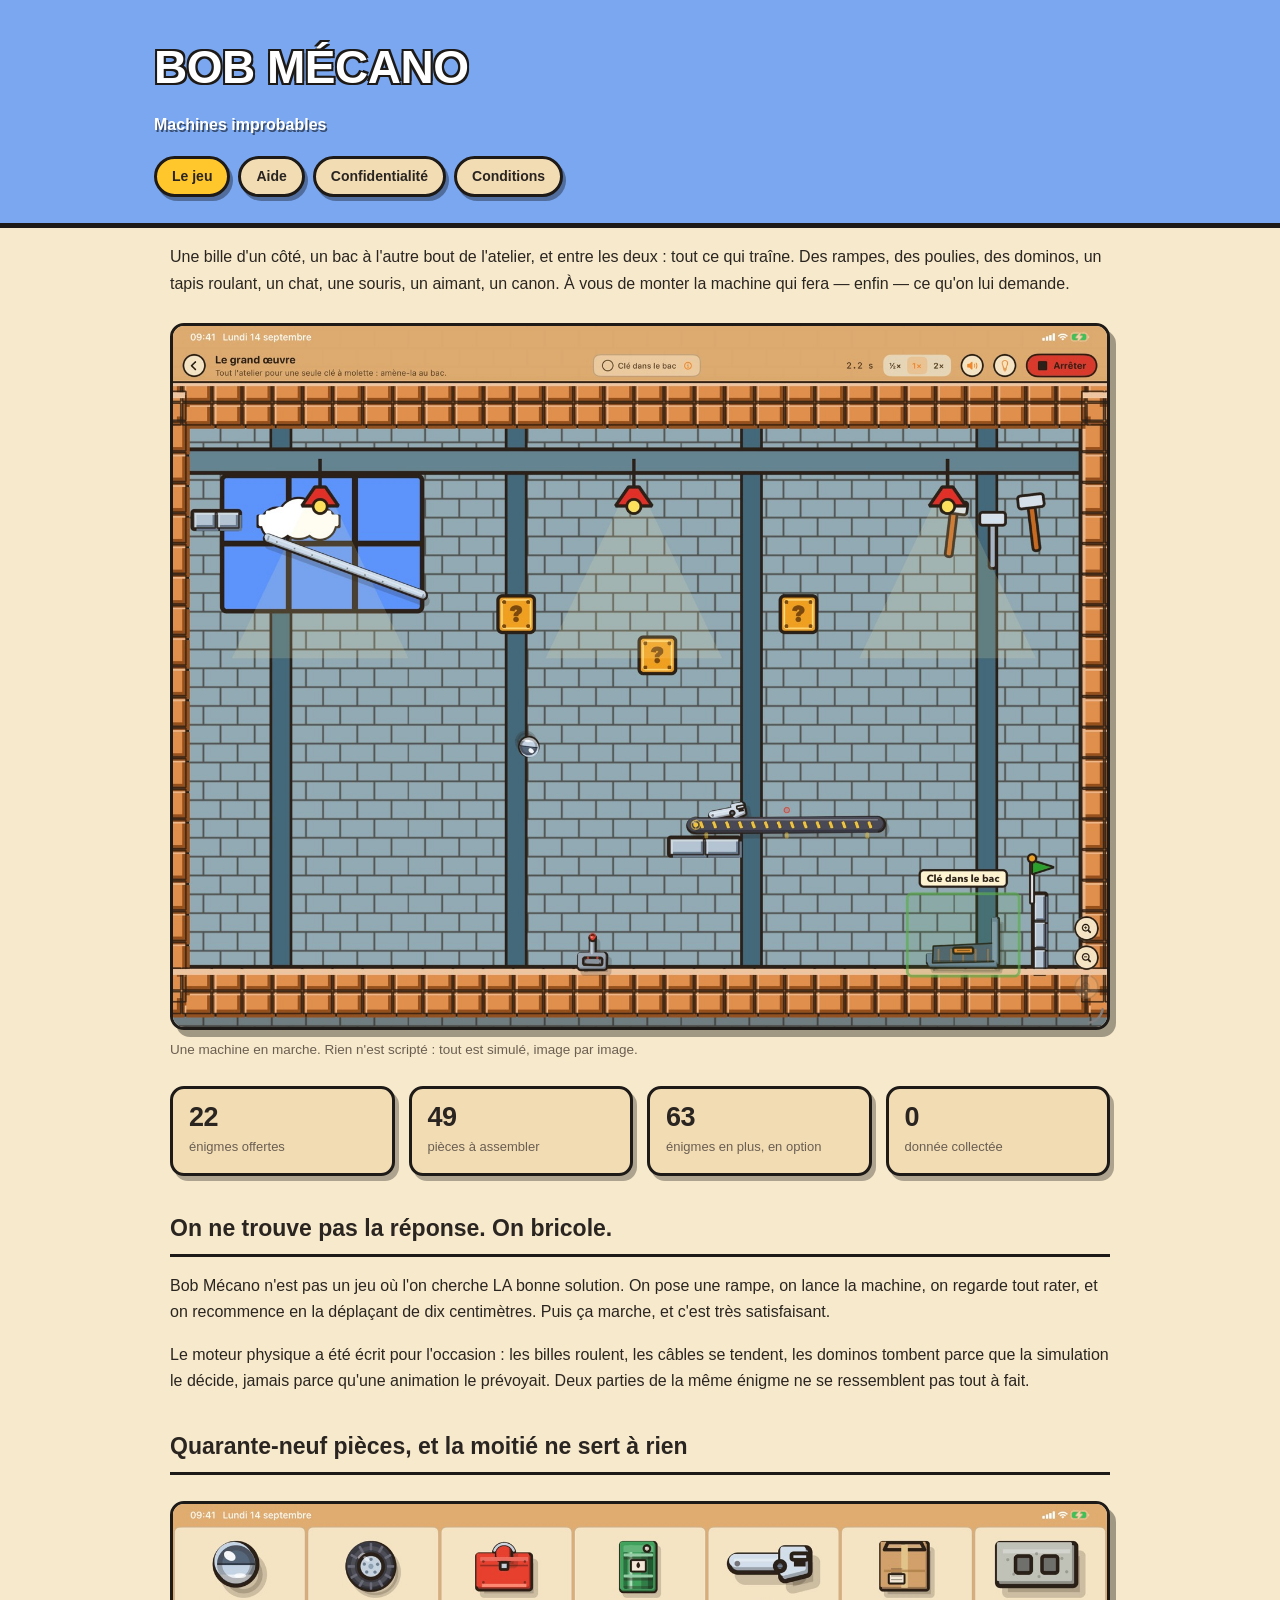
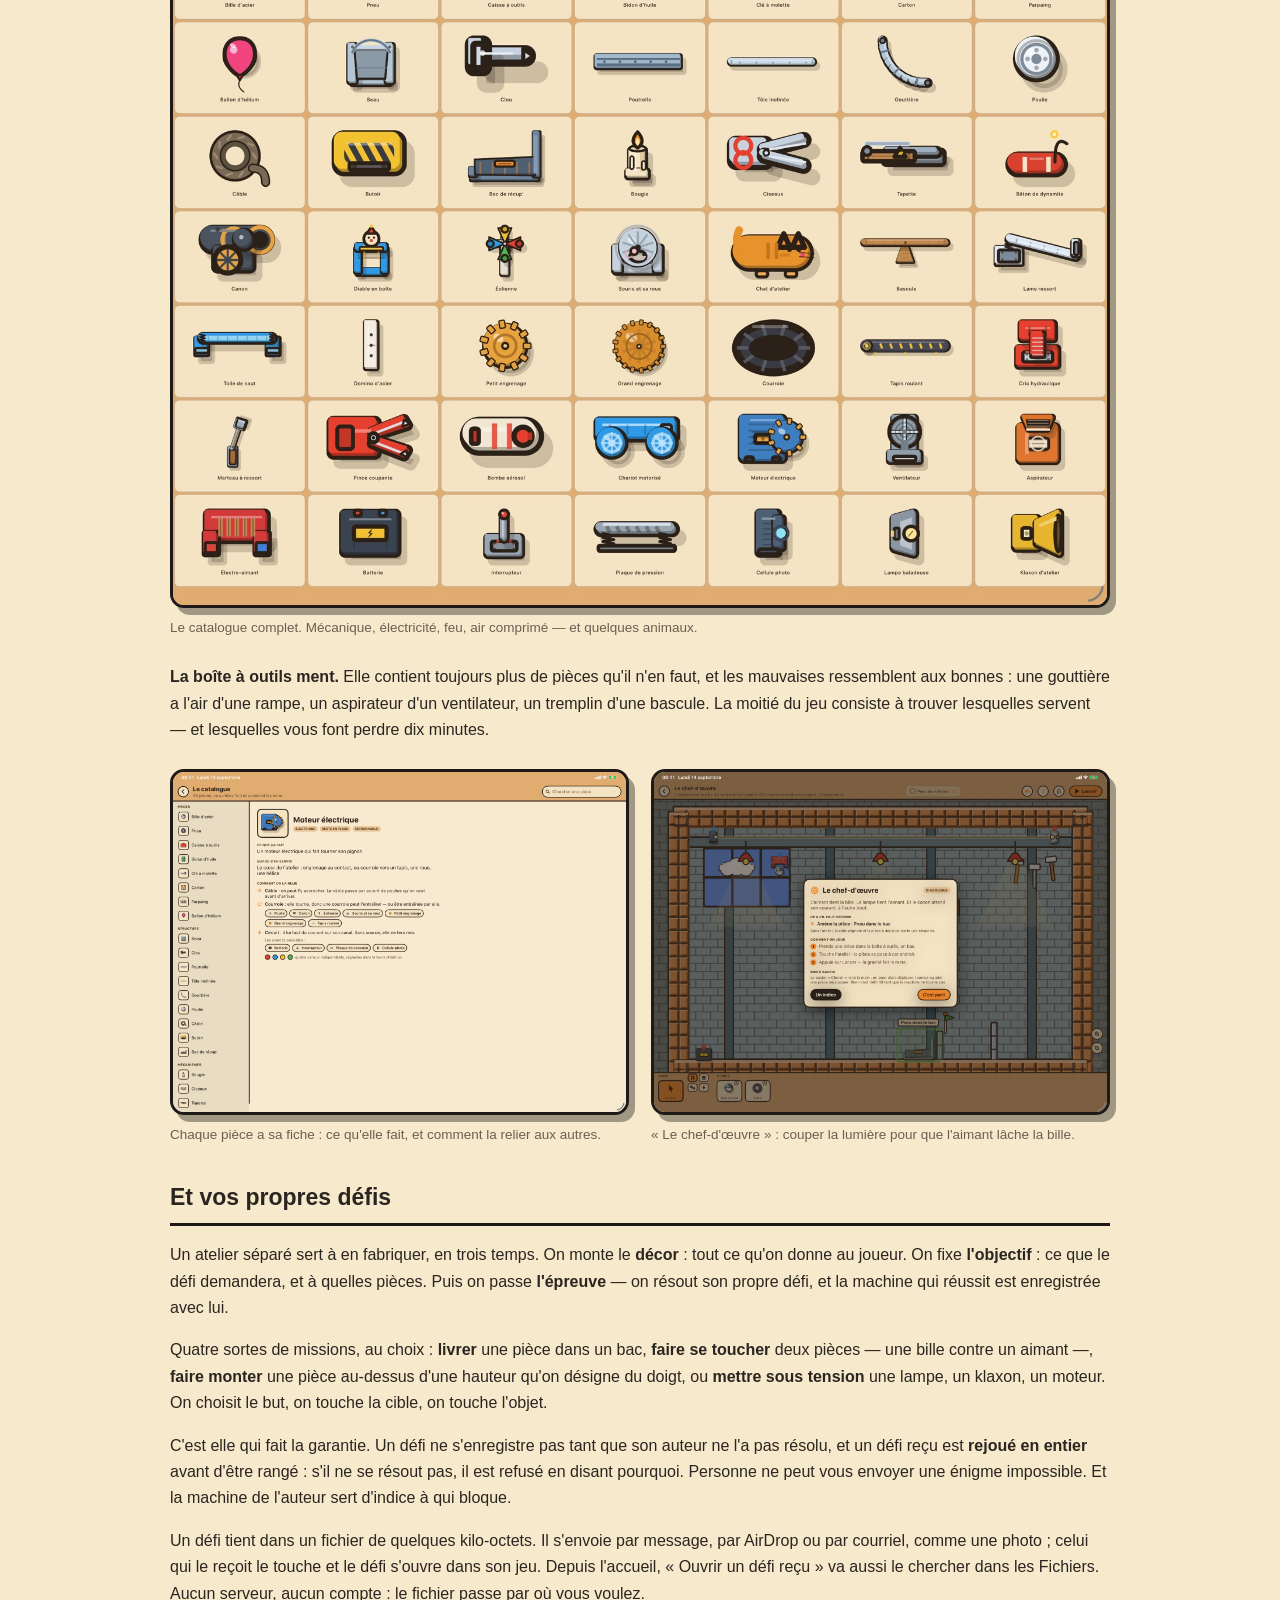
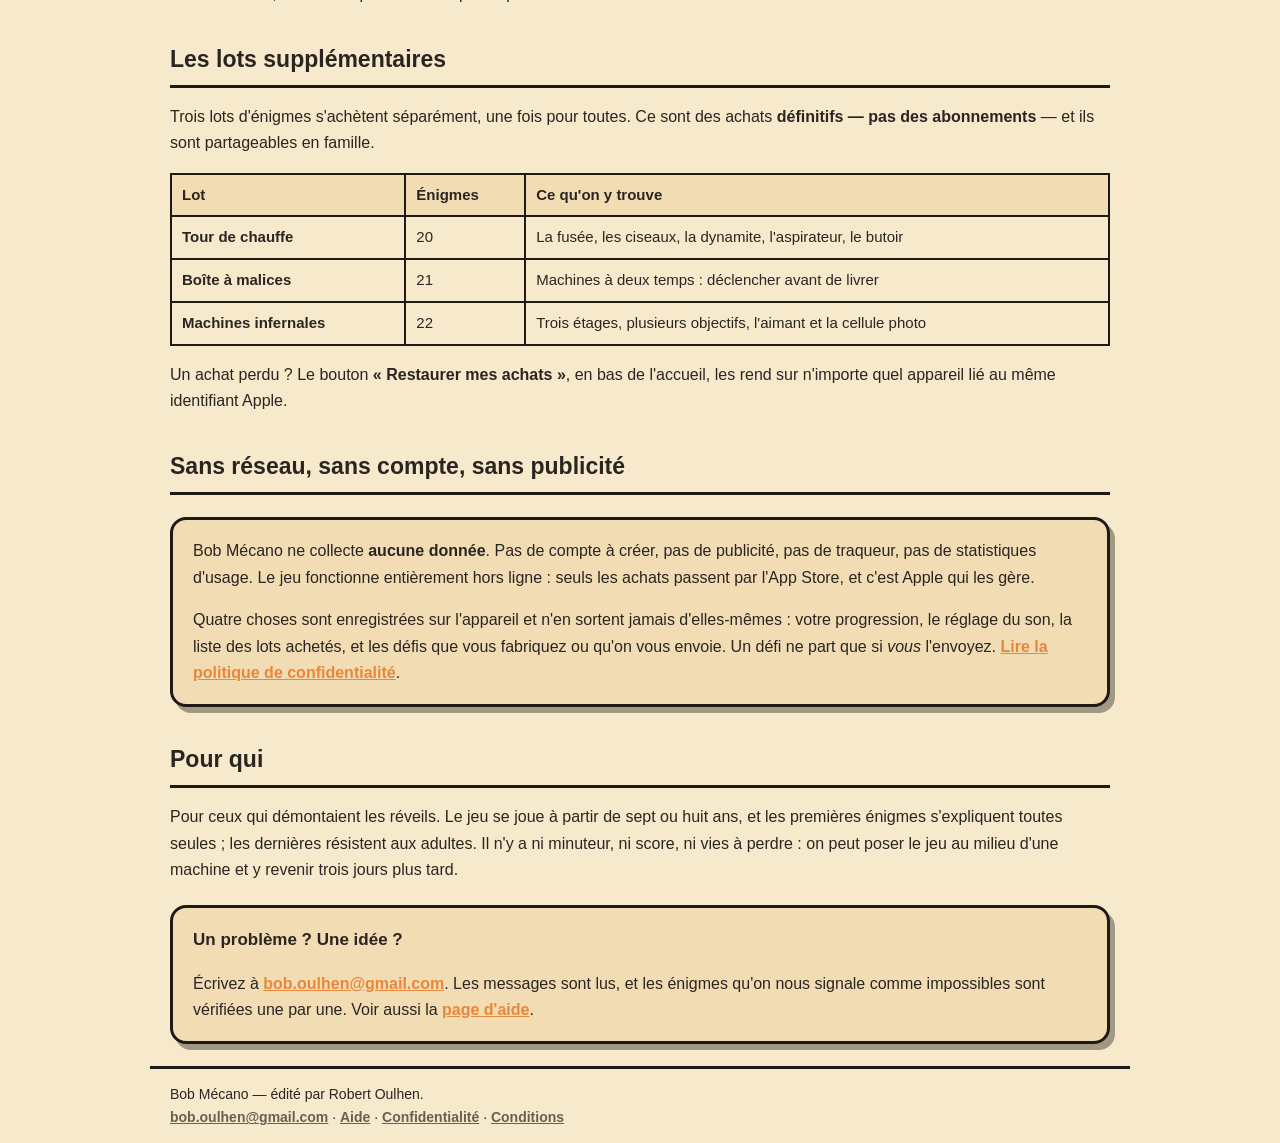
<file: index.html>
<!doctype html>
<html lang="fr">
<head>
<meta charset="utf-8">
<meta name="viewport" content="width=device-width, initial-scale=1">
<title>Bob Mécano — machines improbables</title>
<meta name="description" content="Assemblez des rampes, des poulies et trois bouts de câble pour que la machine fasse — enfin — ce qu'on lui demande. 22 énigmes offertes, 49 pièces, un éditeur pour fabriquer les vôtres, un moteur physique maison.">
<meta property="og:title" content="Bob Mécano — machines improbables">
<meta property="og:description" content="22 énigmes offertes, 49 pièces, et de quoi fabriquer et partager les vôtres. Sans publicité, sans compte, sans collecte de données.">
<meta property="og:image" content="https://boboul-cloud.github.io/bobmecano-site/images/1-atelier.jpg">
<meta property="og:type" content="website">
<link rel="stylesheet" href="style.css">
</head>
<body>
<header class="bandeau">
  <div class="dedans large">
    <h1>BOB MÉCANO</h1>
    <p class="accroche">Machines improbables</p>
    <nav>
      <a href="index.html" aria-current="page">Le jeu</a>
      <a href="support.html">Aide</a>
      <a href="confidentialite.html">Confidentialité</a>
      <a href="conditions.html">Conditions</a>
    </nav>
  </div>
</header>
<main class="dedans large">
  <p>Une bille d'un côté, un bac à l'autre bout de l'atelier, et entre les deux : tout ce
  qui traîne. Des rampes, des poulies, des dominos, un tapis roulant, un chat, une souris,
  un aimant, un canon. À vous de monter la machine qui fera — enfin — ce qu'on lui demande.</p>

  <figure>
    <img src="images/1-atelier.jpg" alt="L'atelier de Bob Mécano : une machine en marche, avec un tapis roulant, des lampes et un chronomètre en haut de l'écran." width="1600" height="1200">
    <figcaption>Une machine en marche. Rien n'est scripté : tout est simulé, image par image.</figcaption>
  </figure>

  <ul class="chiffres">
    <li><b>22</b><span>énigmes offertes</span></li>
    <li><b>49</b><span>pièces à assembler</span></li>
    <li><b>63</b><span>énigmes en plus, en option</span></li>
    <li><b>0</b><span>donnée collectée</span></li>
  </ul>

  <h2>On ne trouve pas la réponse. On bricole.</h2>
  <p>Bob Mécano n'est pas un jeu où l'on cherche LA bonne solution. On pose une rampe, on
  lance la machine, on regarde tout rater, et on recommence en la déplaçant de dix
  centimètres. Puis ça marche, et c'est très satisfaisant.</p>
  <p>Le moteur physique a été écrit pour l'occasion : les billes roulent, les câbles se
  tendent, les dominos tombent parce que la simulation le décide, jamais parce qu'une
  animation le prévoyait. Deux parties de la même énigme ne se ressemblent pas tout à fait.</p>

  <h2>Quarante-neuf pièces, et la moitié ne sert à rien</h2>
  <figure>
    <img src="images/5-planche.jpg" alt="Les quarante-neuf pièces du jeu présentées côte à côte avec leurs noms : bille d'acier, pneu, ballon d'hélium, canon, chat d'atelier, électro-aimant, cellule photo…" loading="lazy" width="1600" height="1200">
    <figcaption>Le catalogue complet. Mécanique, électricité, feu, air comprimé — et quelques animaux.</figcaption>
  </figure>
  <p><strong>La boîte à outils ment.</strong> Elle contient toujours plus de pièces qu'il
  n'en faut, et les mauvaises ressemblent aux bonnes : une gouttière a l'air d'une rampe,
  un aspirateur d'un ventilateur, un tremplin d'une bascule. La moitié du jeu consiste à
  trouver lesquelles servent — et lesquelles vous font perdre dix minutes.</p>

  <div class="vitrine">
    <figure>
      <img src="images/4-catalogue.jpg" alt="La fiche du moteur électrique dans le catalogue du jeu, avec son mode d'emploi." loading="lazy" width="1600" height="1200">
      <figcaption>Chaque pièce a sa fiche : ce qu'elle fait, et comment la relier aux autres.</figcaption>
    </figure>
    <figure>
      <img src="images/2-machine.jpg" alt="L'énigme « Le chef-d'œuvre » : un aimant tient une bille en hauteur, une lampe éclaire une cellule photo à l'autre bout de l'atelier." loading="lazy" width="1600" height="1200">
      <figcaption>« Le chef-d'œuvre » : couper la lumière pour que l'aimant lâche la bille.</figcaption>
    </figure>
  </div>

  <h2>Et vos propres défis</h2>
  <p>Un atelier séparé sert à en fabriquer, en trois temps. On monte le <strong>décor</strong> :
  tout ce qu'on donne au joueur. On fixe <strong>l'objectif</strong> : ce que le défi
  demandera, et à quelles pièces. Puis on passe <strong>l'épreuve</strong> — on résout son
  propre défi, et la machine qui réussit est enregistrée avec lui.</p>
  <p>Quatre sortes de missions, au choix : <strong>livrer</strong> une pièce dans un bac,
  <strong>faire se toucher</strong> deux pièces — une bille contre un aimant —,
  <strong>faire monter</strong> une pièce au-dessus d'une hauteur qu'on désigne du doigt, ou
  <strong>mettre sous tension</strong> une lampe, un klaxon, un moteur. On choisit le but, on
  touche la cible, on touche l'objet.</p>
  <p>C'est elle qui fait la garantie. Un défi ne s'enregistre pas tant que son auteur ne l'a
  pas résolu, et un défi reçu est <strong>rejoué en entier</strong> avant d'être rangé : s'il
  ne se résout pas, il est refusé en disant pourquoi. Personne ne peut vous envoyer une
  énigme impossible. Et la machine de l'auteur sert d'indice à qui bloque.</p>
  <p>Un défi tient dans un fichier de quelques kilo-octets. Il s'envoie par message, par
  AirDrop ou par courriel, comme une photo ; celui qui le reçoit le touche et le défi s'ouvre
  dans son jeu. Depuis l'accueil, « Ouvrir un défi reçu » va aussi le chercher dans les
  Fichiers. Aucun serveur, aucun compte : le fichier passe par où vous voulez.</p>

  <h2>Les lots supplémentaires</h2>
  <p>Trois lots d'énigmes s'achètent séparément, une fois pour toutes. Ce sont des achats
  <strong>définitifs — pas des abonnements</strong> — et ils sont partageables en famille.</p>
  <table>
    <tr><th>Lot</th><th>Énigmes</th><th>Ce qu'on y trouve</th></tr>
    <tr><td><strong>Tour de chauffe</strong></td><td>20</td><td>La fusée, les ciseaux, la dynamite, l'aspirateur, le butoir</td></tr>
    <tr><td><strong>Boîte à malices</strong></td><td>21</td><td>Machines à deux temps : déclencher avant de livrer</td></tr>
    <tr><td><strong>Machines infernales</strong></td><td>22</td><td>Trois étages, plusieurs objectifs, l'aimant et la cellule photo</td></tr>
  </table>
  <p>Un achat perdu ? Le bouton <strong>« Restaurer mes achats »</strong>, en bas de
  l'accueil, les rend sur n'importe quel appareil lié au même identifiant Apple.</p>

  <h2>Sans réseau, sans compte, sans publicité</h2>
  <div class="encadre">
    <p>Bob Mécano ne collecte <strong>aucune donnée</strong>. Pas de compte à créer, pas de
    publicité, pas de traqueur, pas de statistiques d'usage. Le jeu fonctionne entièrement
    hors ligne : seuls les achats passent par l'App Store, et c'est Apple qui les gère.</p>
    <p>Quatre choses sont enregistrées sur l'appareil et n'en sortent jamais d'elles-mêmes :
    votre progression, le réglage du son, la liste des lots achetés, et les défis que vous
    fabriquez ou qu'on vous envoie. Un défi ne part que si <em>vous</em> l'envoyez.
    <a href="confidentialite.html">Lire la politique de confidentialité</a>.</p>
  </div>

  <h2>Pour qui</h2>
  <p>Pour ceux qui démontaient les réveils. Le jeu se joue à partir de sept ou huit ans, et
  les premières énigmes s'expliquent toutes seules ; les dernières résistent aux adultes.
  Il n'y a ni minuteur, ni score, ni vies à perdre : on peut poser le jeu au milieu d'une
  machine et y revenir trois jours plus tard.</p>

  <div class="encadre">
    <h3>Un problème ? Une idée ?</h3>
    <p>Écrivez à <a href="mailto:bob.oulhen@gmail.com">bob.oulhen@gmail.com</a>. Les messages
    sont lus, et les énigmes qu'on nous signale comme impossibles sont vérifiées une par une.
    Voir aussi la <a href="support.html">page d'aide</a>.</p>
  </div>
</main>
<footer class="dedans large">
  <p>Bob Mécano — édité par Robert Oulhen.<br>
  <a href="mailto:bob.oulhen@gmail.com">bob.oulhen@gmail.com</a> ·
  <a href="support.html">Aide</a> ·
  <a href="confidentialite.html">Confidentialité</a> ·
  <a href="conditions.html">Conditions</a></p>
</footer>
</body>
</html>
</file>
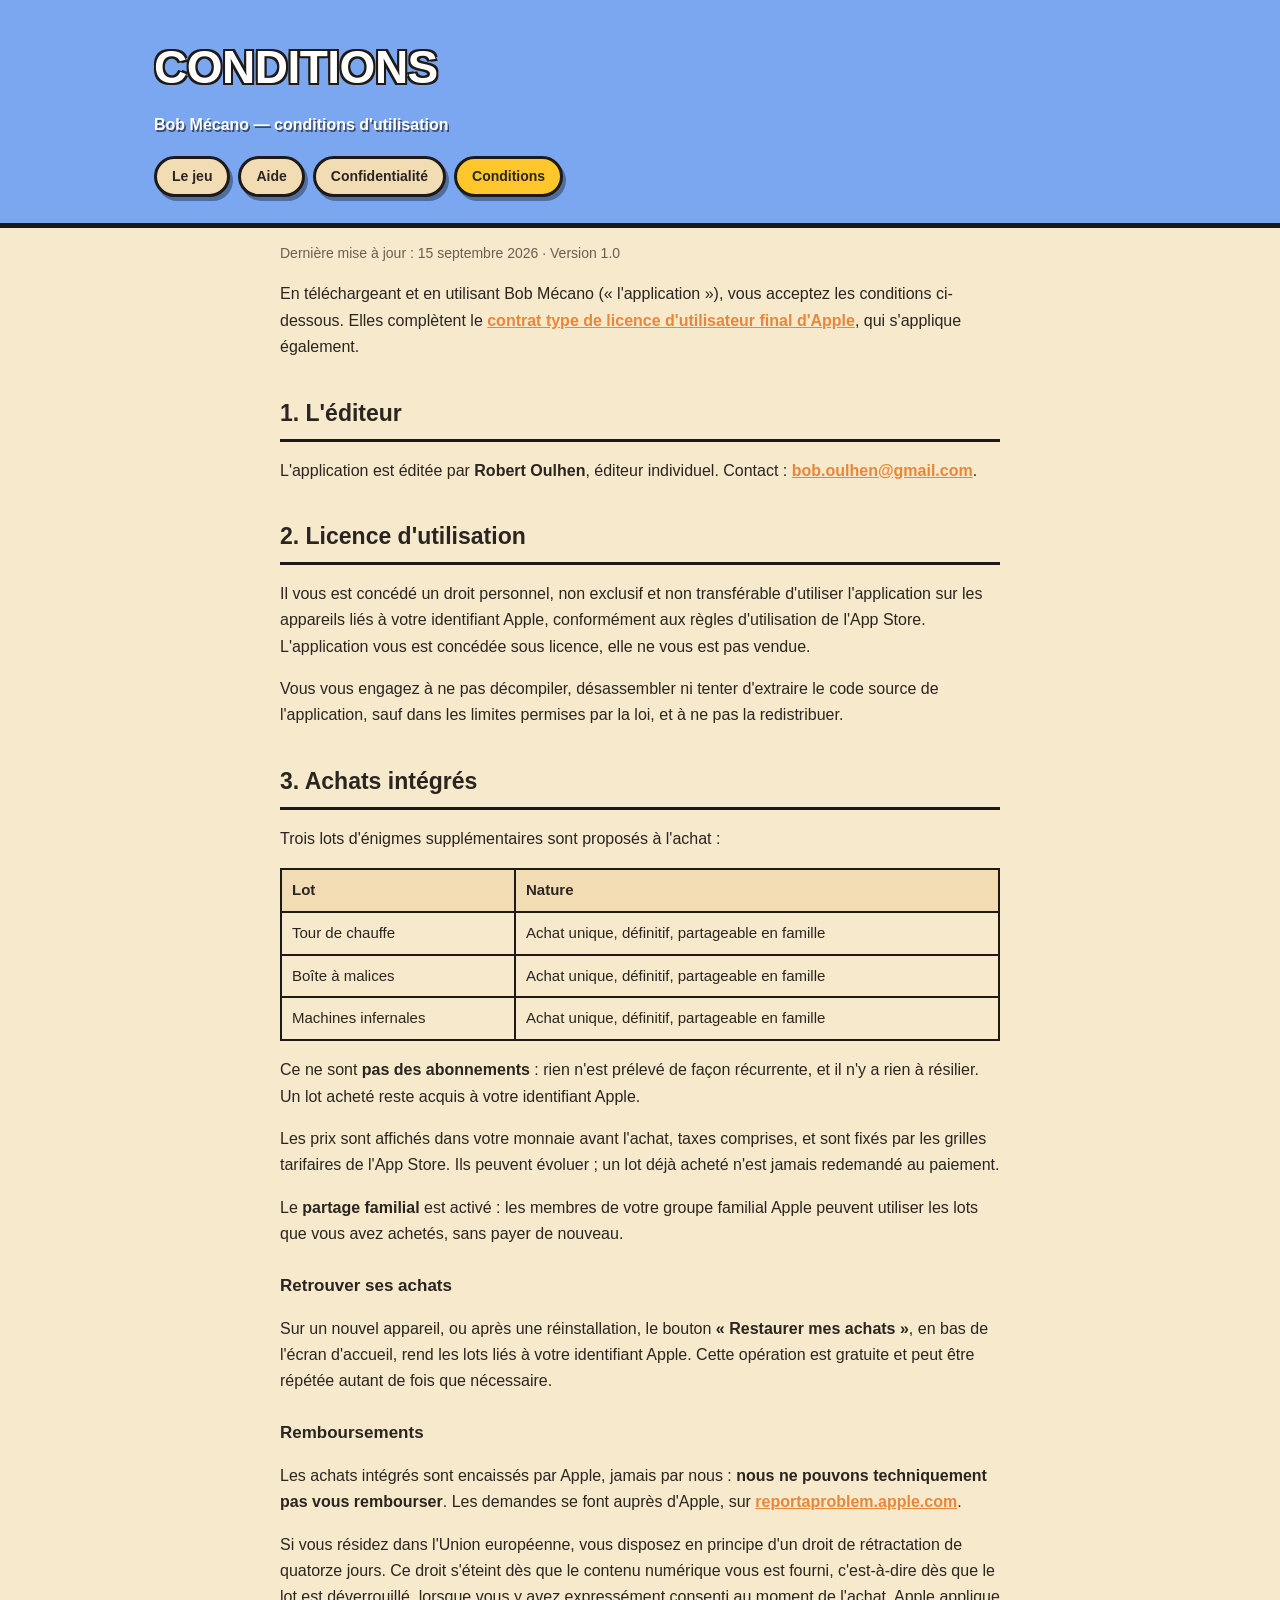
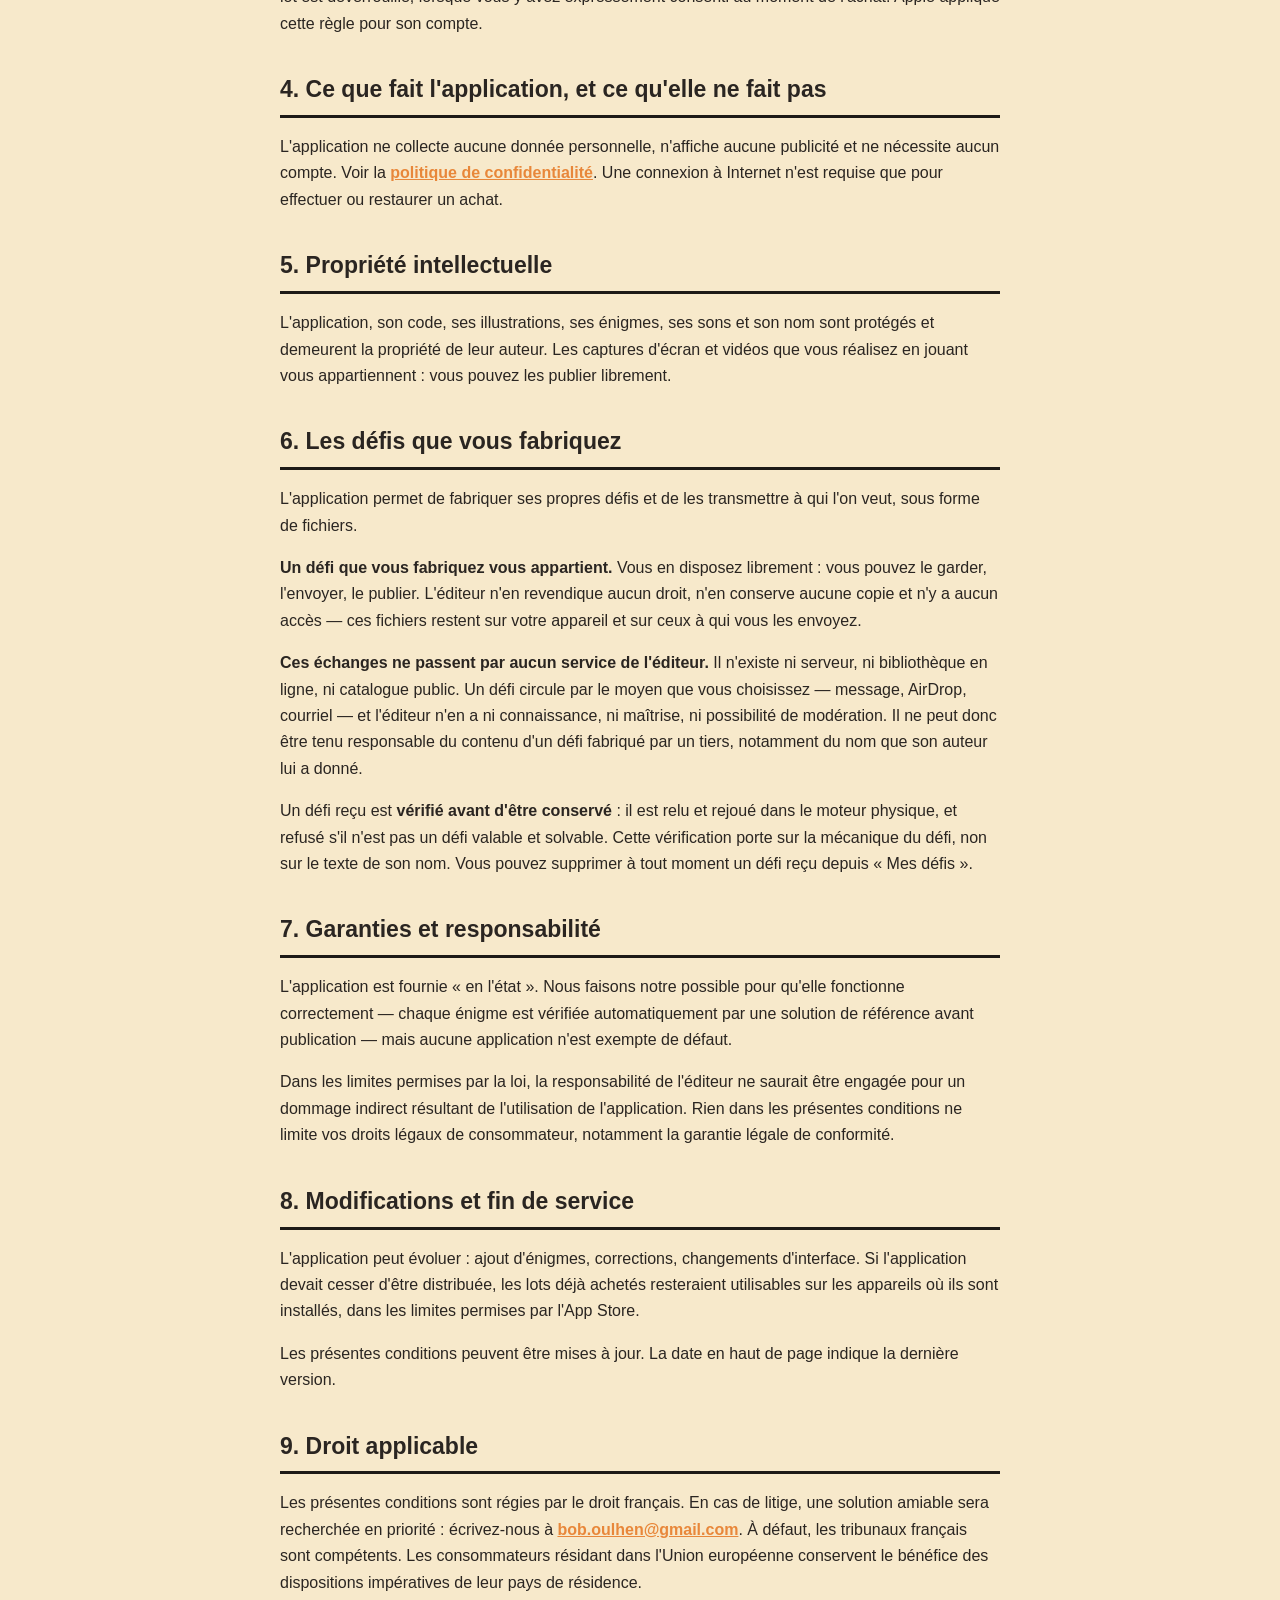
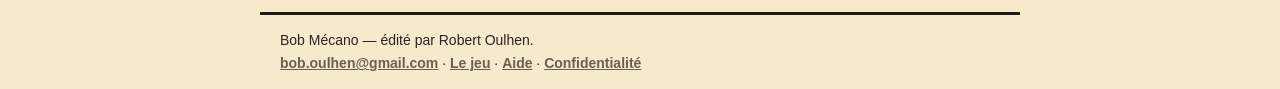
<file: conditions.html>
<!doctype html>
<html lang="fr">
<head>
<meta charset="utf-8">
<meta name="viewport" content="width=device-width, initial-scale=1">
<title>Conditions d'utilisation — Bob Mécano</title>
<meta name="description" content="Conditions d'utilisation de Bob Mécano : licence, achats intégrés, remboursements, garanties.">
<link rel="stylesheet" href="style.css">
</head>
<body>
<header class="bandeau">
  <div class="dedans large">
    <h1>CONDITIONS</h1>
    <p class="accroche">Bob Mécano — conditions d'utilisation</p>
    <nav>
      <a href="index.html">Le jeu</a>
      <a href="support.html">Aide</a>
      <a href="confidentialite.html">Confidentialité</a>
      <a href="conditions.html" aria-current="page">Conditions</a>
    </nav>
  </div>
</header>
<main class="dedans">
  <p class="date">Dernière mise à jour : 15 septembre 2026 · Version 1.0</p>

  <p>En téléchargeant et en utilisant Bob Mécano (« l'application »), vous acceptez les
  conditions ci-dessous. Elles complètent le
  <a href="https://www.apple.com/legal/internet-services/itunes/dev/stdeula/">contrat type
  de licence d'utilisateur final d'Apple</a>, qui s'applique également.</p>

  <h2>1. L'éditeur</h2>
  <p>L'application est éditée par <strong>Robert Oulhen</strong>, éditeur individuel.
  Contact : <a href="mailto:bob.oulhen@gmail.com">bob.oulhen@gmail.com</a>.</p>

  <h2>2. Licence d'utilisation</h2>
  <p>Il vous est concédé un droit personnel, non exclusif et non transférable d'utiliser
  l'application sur les appareils liés à votre identifiant Apple, conformément aux règles
  d'utilisation de l'App Store. L'application vous est concédée sous licence, elle ne vous
  est pas vendue.</p>
  <p>Vous vous engagez à ne pas décompiler, désassembler ni tenter d'extraire le code source
  de l'application, sauf dans les limites permises par la loi, et à ne pas la redistribuer.</p>

  <h2>3. Achats intégrés</h2>
  <p>Trois lots d'énigmes supplémentaires sont proposés à l'achat :</p>
  <table>
    <tr><th>Lot</th><th>Nature</th></tr>
    <tr><td>Tour de chauffe</td><td>Achat unique, définitif, partageable en famille</td></tr>
    <tr><td>Boîte à malices</td><td>Achat unique, définitif, partageable en famille</td></tr>
    <tr><td>Machines infernales</td><td>Achat unique, définitif, partageable en famille</td></tr>
  </table>
  <p>Ce ne sont <strong>pas des abonnements</strong> : rien n'est prélevé de façon récurrente,
  et il n'y a rien à résilier. Un lot acheté reste acquis à votre identifiant Apple.</p>
  <p>Les prix sont affichés dans votre monnaie avant l'achat, taxes comprises, et sont fixés
  par les grilles tarifaires de l'App Store. Ils peuvent évoluer ; un lot déjà acheté n'est
  jamais redemandé au paiement.</p>
  <p>Le <strong>partage familial</strong> est activé : les membres de votre groupe familial
  Apple peuvent utiliser les lots que vous avez achetés, sans payer de nouveau.</p>

  <h3>Retrouver ses achats</h3>
  <p>Sur un nouvel appareil, ou après une réinstallation, le bouton
  <strong>« Restaurer mes achats »</strong>, en bas de l'écran d'accueil, rend les lots liés
  à votre identifiant Apple. Cette opération est gratuite et peut être répétée autant de fois
  que nécessaire.</p>

  <h3>Remboursements</h3>
  <p>Les achats intégrés sont encaissés par Apple, jamais par nous : <strong>nous ne pouvons
  techniquement pas vous rembourser</strong>. Les demandes se font auprès d'Apple, sur
  <a href="https://reportaproblem.apple.com">reportaproblem.apple.com</a>.</p>
  <p>Si vous résidez dans l'Union européenne, vous disposez en principe d'un droit de
  rétractation de quatorze jours. Ce droit s'éteint dès que le contenu numérique vous est
  fourni, c'est-à-dire dès que le lot est déverrouillé, lorsque vous y avez expressément
  consenti au moment de l'achat. Apple applique cette règle pour son compte.</p>

  <h2>4. Ce que fait l'application, et ce qu'elle ne fait pas</h2>
  <p>L'application ne collecte aucune donnée personnelle, n'affiche aucune publicité et ne
  nécessite aucun compte. Voir la <a href="confidentialite.html">politique de
  confidentialité</a>. Une connexion à Internet n'est requise que pour effectuer ou restaurer
  un achat.</p>

  <h2>5. Propriété intellectuelle</h2>
  <p>L'application, son code, ses illustrations, ses énigmes, ses sons et son nom sont
  protégés et demeurent la propriété de leur auteur. Les captures d'écran et vidéos que vous
  réalisez en jouant vous appartiennent : vous pouvez les publier librement.</p>

  <h2>6. Les défis que vous fabriquez</h2>
  <p>L'application permet de fabriquer ses propres défis et de les transmettre à qui l'on
  veut, sous forme de fichiers.</p>
  <p><strong>Un défi que vous fabriquez vous appartient.</strong> Vous en disposez librement :
  vous pouvez le garder, l'envoyer, le publier. L'éditeur n'en revendique aucun droit, n'en
  conserve aucune copie et n'y a aucun accès — ces fichiers restent sur votre appareil et sur
  ceux à qui vous les envoyez.</p>
  <p><strong>Ces échanges ne passent par aucun service de l'éditeur.</strong> Il n'existe ni
  serveur, ni bibliothèque en ligne, ni catalogue public. Un défi circule par le moyen que
  vous choisissez — message, AirDrop, courriel — et l'éditeur n'en a ni connaissance, ni
  maîtrise, ni possibilité de modération. Il ne peut donc être tenu responsable du contenu
  d'un défi fabriqué par un tiers, notamment du nom que son auteur lui a donné.</p>
  <p>Un défi reçu est <strong>vérifié avant d'être conservé</strong> : il est relu et rejoué
  dans le moteur physique, et refusé s'il n'est pas un défi valable et solvable. Cette
  vérification porte sur la mécanique du défi, non sur le texte de son nom. Vous pouvez
  supprimer à tout moment un défi reçu depuis « Mes défis ».</p>

  <h2>7. Garanties et responsabilité</h2>
  <p>L'application est fournie « en l'état ». Nous faisons notre possible pour qu'elle
  fonctionne correctement — chaque énigme est vérifiée automatiquement par une solution de
  référence avant publication — mais aucune application n'est exempte de défaut.</p>
  <p>Dans les limites permises par la loi, la responsabilité de l'éditeur ne saurait être
  engagée pour un dommage indirect résultant de l'utilisation de l'application. Rien dans les
  présentes conditions ne limite vos droits légaux de consommateur, notamment la garantie
  légale de conformité.</p>

  <h2>8. Modifications et fin de service</h2>
  <p>L'application peut évoluer : ajout d'énigmes, corrections, changements d'interface. Si
  l'application devait cesser d'être distribuée, les lots déjà achetés resteraient utilisables
  sur les appareils où ils sont installés, dans les limites permises par l'App Store.</p>
  <p>Les présentes conditions peuvent être mises à jour. La date en haut de page indique la
  dernière version.</p>

  <h2>9. Droit applicable</h2>
  <p>Les présentes conditions sont régies par le droit français. En cas de litige, une
  solution amiable sera recherchée en priorité : écrivez-nous à
  <a href="mailto:bob.oulhen@gmail.com">bob.oulhen@gmail.com</a>. À défaut, les tribunaux
  français sont compétents. Les consommateurs résidant dans l'Union européenne conservent le
  bénéfice des dispositions impératives de leur pays de résidence.</p>
</main>
<footer class="dedans">
  <p>Bob Mécano — édité par Robert Oulhen.<br>
  <a href="mailto:bob.oulhen@gmail.com">bob.oulhen@gmail.com</a> ·
  <a href="index.html">Le jeu</a> ·
  <a href="support.html">Aide</a> ·
  <a href="confidentialite.html">Confidentialité</a></p>
</footer>
</body>
</html>
</file>
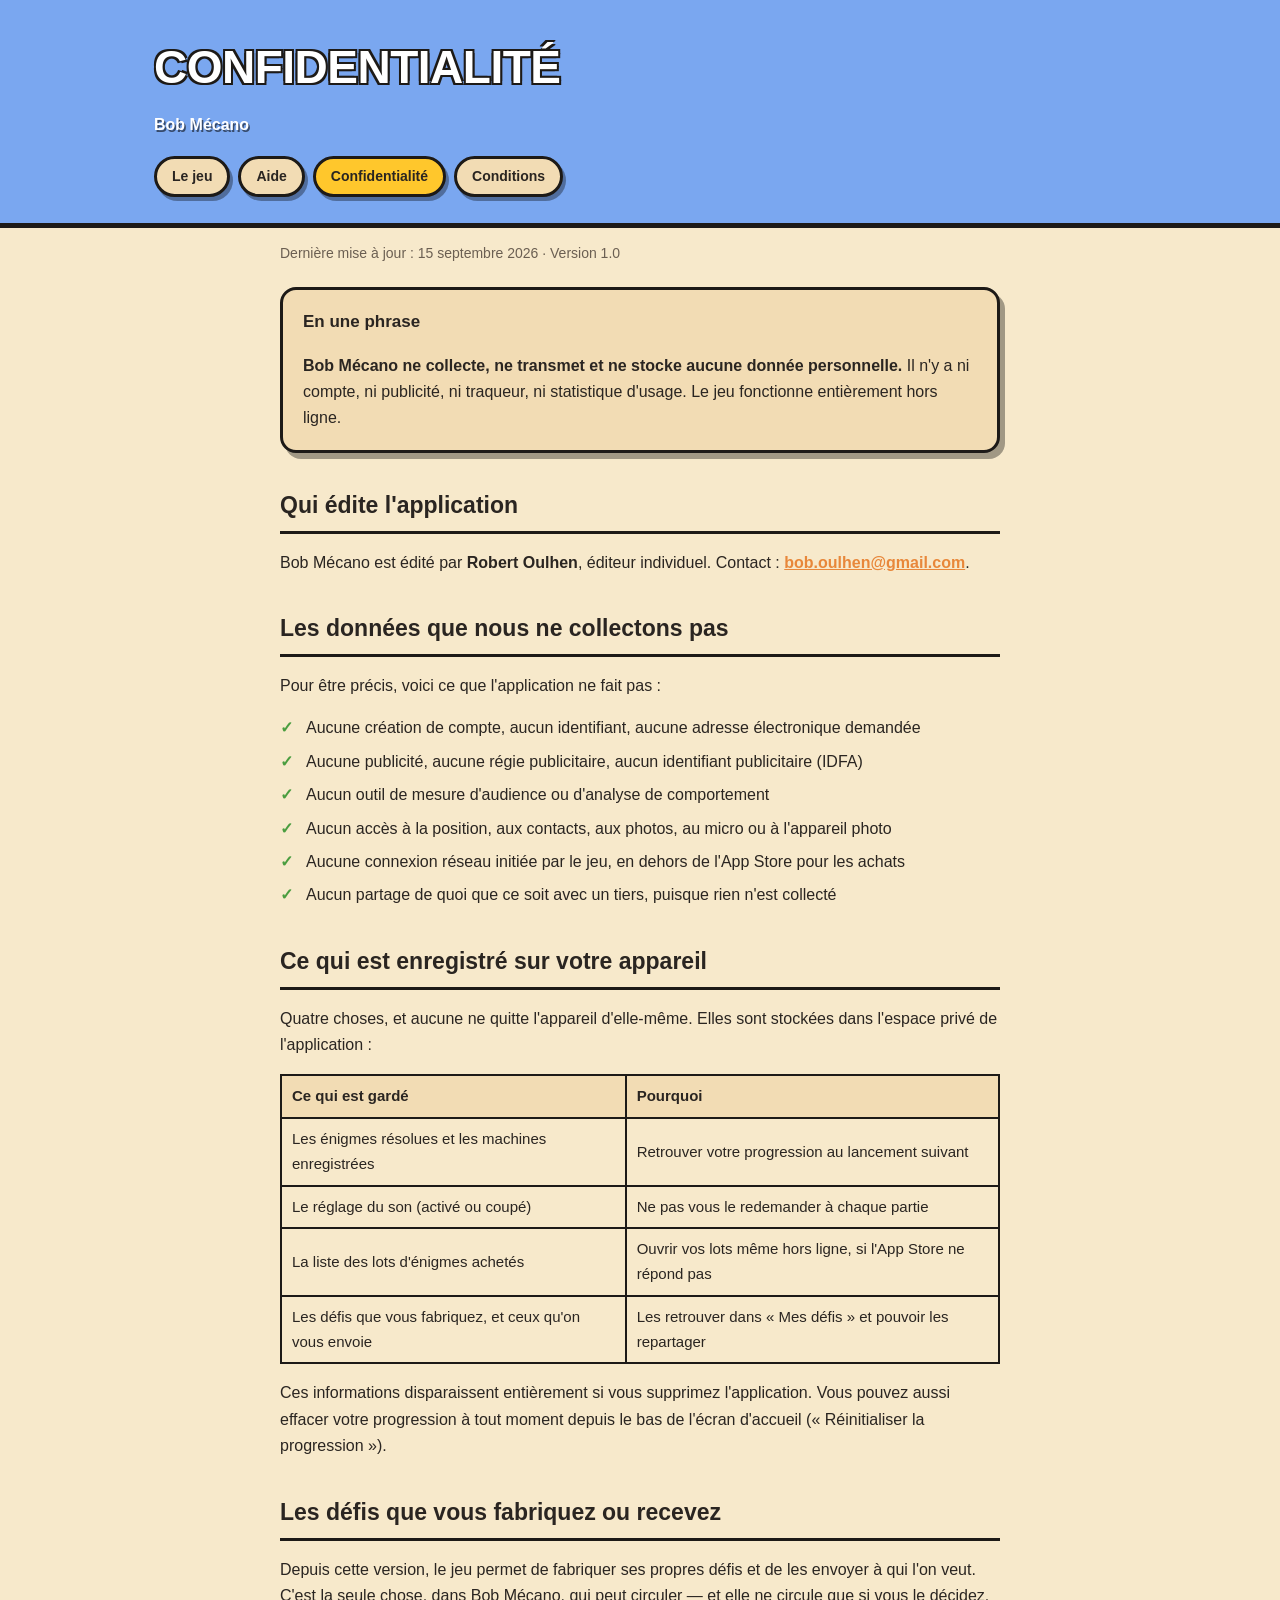
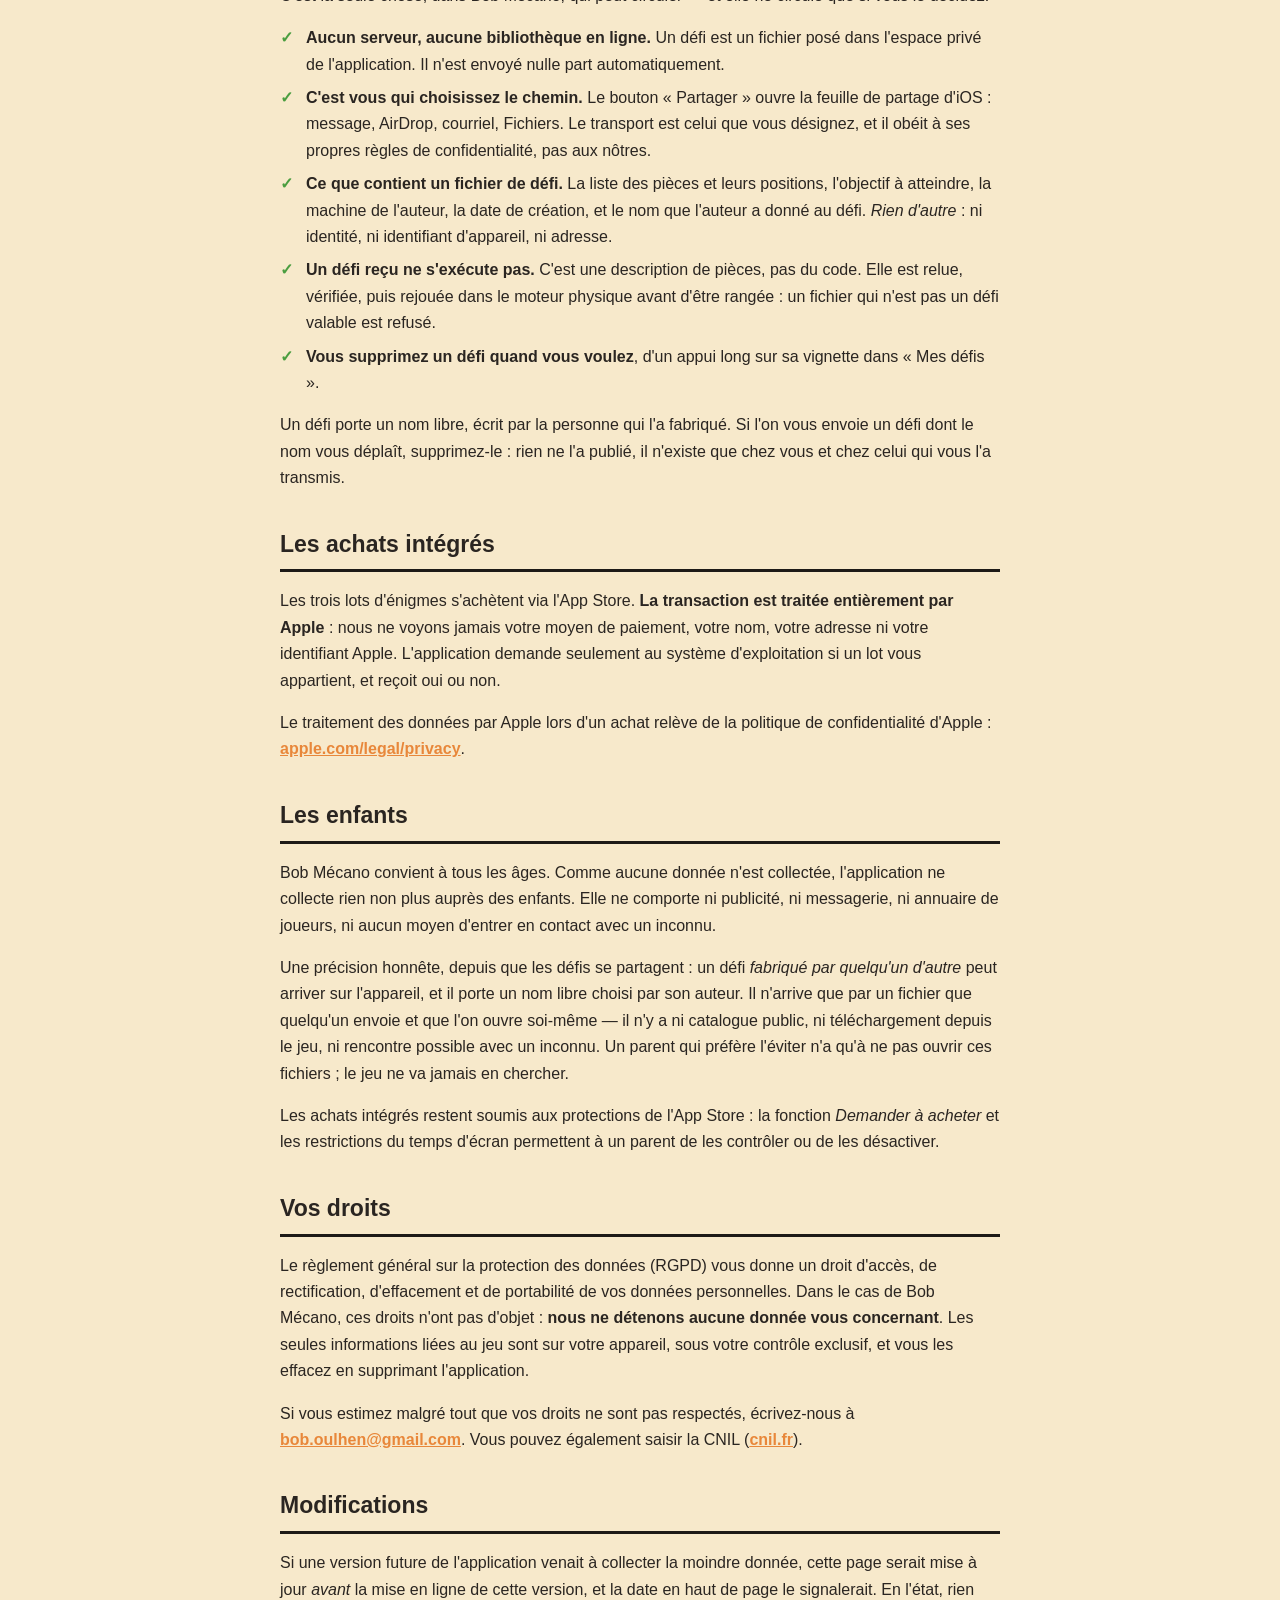
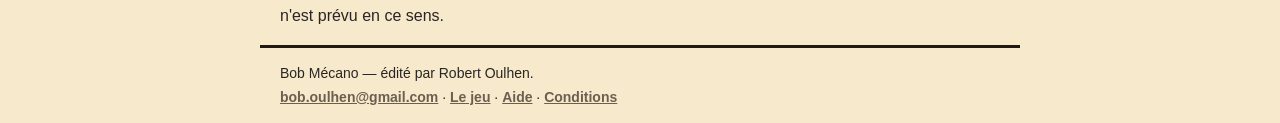
<file: confidentialite.html>
<!doctype html>
<html lang="fr">
<head>
<meta charset="utf-8">
<meta name="viewport" content="width=device-width, initial-scale=1">
<title>Confidentialité — Bob Mécano</title>
<meta name="description" content="Bob Mécano ne collecte aucune donnée personnelle. Politique de confidentialité complète.">
<link rel="stylesheet" href="style.css">
</head>
<body>
<header class="bandeau">
  <div class="dedans large">
    <h1>CONFIDENTIALITÉ</h1>
    <p class="accroche">Bob Mécano</p>
    <nav>
      <a href="index.html">Le jeu</a>
      <a href="support.html">Aide</a>
      <a href="confidentialite.html" aria-current="page">Confidentialité</a>
      <a href="conditions.html">Conditions</a>
    </nav>
  </div>
</header>
<main class="dedans">
  <p class="date">Dernière mise à jour : 15 septembre 2026 · Version 1.0</p>

  <div class="encadre">
    <h3>En une phrase</h3>
    <p><strong>Bob Mécano ne collecte, ne transmet et ne stocke aucune donnée personnelle.</strong>
    Il n'y a ni compte, ni publicité, ni traqueur, ni statistique d'usage. Le jeu fonctionne
    entièrement hors ligne.</p>
  </div>

  <h2>Qui édite l'application</h2>
  <p>Bob Mécano est édité par <strong>Robert Oulhen</strong>, éditeur individuel.
  Contact : <a href="mailto:bob.oulhen@gmail.com">bob.oulhen@gmail.com</a>.</p>

  <h2>Les données que nous ne collectons pas</h2>
  <p>Pour être précis, voici ce que l'application ne fait pas :</p>
  <ul class="net">
    <li>Aucune création de compte, aucun identifiant, aucune adresse électronique demandée</li>
    <li>Aucune publicité, aucune régie publicitaire, aucun identifiant publicitaire (IDFA)</li>
    <li>Aucun outil de mesure d'audience ou d'analyse de comportement</li>
    <li>Aucun accès à la position, aux contacts, aux photos, au micro ou à l'appareil photo</li>
    <li>Aucune connexion réseau initiée par le jeu, en dehors de l'App Store pour les achats</li>
    <li>Aucun partage de quoi que ce soit avec un tiers, puisque rien n'est collecté</li>
  </ul>

  <h2>Ce qui est enregistré sur votre appareil</h2>
  <p>Quatre choses, et aucune ne quitte l'appareil d'elle-même. Elles sont stockées dans
  l'espace privé de l'application :</p>
  <table>
    <tr><th>Ce qui est gardé</th><th>Pourquoi</th></tr>
    <tr><td>Les énigmes résolues et les machines enregistrées</td><td>Retrouver votre progression au lancement suivant</td></tr>
    <tr><td>Le réglage du son (activé ou coupé)</td><td>Ne pas vous le redemander à chaque partie</td></tr>
    <tr><td>La liste des lots d'énigmes achetés</td><td>Ouvrir vos lots même hors ligne, si l'App Store ne répond pas</td></tr>
    <tr><td>Les défis que vous fabriquez, et ceux qu'on vous envoie</td><td>Les retrouver dans « Mes défis » et pouvoir les repartager</td></tr>
  </table>
  <p>Ces informations disparaissent entièrement si vous supprimez l'application. Vous pouvez
  aussi effacer votre progression à tout moment depuis le bas de l'écran d'accueil
  (« Réinitialiser la progression »).</p>

  <h2>Les défis que vous fabriquez ou recevez</h2>
  <p>Depuis cette version, le jeu permet de fabriquer ses propres défis et de les envoyer à
  qui l'on veut. C'est la seule chose, dans Bob Mécano, qui peut circuler — et elle ne
  circule que si vous le décidez.</p>
  <ul class="net">
    <li><strong>Aucun serveur, aucune bibliothèque en ligne.</strong> Un défi est un fichier
    posé dans l'espace privé de l'application. Il n'est envoyé nulle part automatiquement.</li>
    <li><strong>C'est vous qui choisissez le chemin.</strong> Le bouton « Partager » ouvre la
    feuille de partage d'iOS : message, AirDrop, courriel, Fichiers. Le transport est celui
    que vous désignez, et il obéit à ses propres règles de confidentialité, pas aux nôtres.</li>
    <li><strong>Ce que contient un fichier de défi.</strong> La liste des pièces et leurs
    positions, l'objectif à atteindre, la machine de l'auteur, la date de création, et le nom
    que l'auteur a donné au défi. <em>Rien d'autre</em> : ni identité, ni identifiant
    d'appareil, ni adresse.</li>
    <li><strong>Un défi reçu ne s'exécute pas.</strong> C'est une description de pièces, pas
    du code. Elle est relue, vérifiée, puis rejouée dans le moteur physique avant d'être
    rangée : un fichier qui n'est pas un défi valable est refusé.</li>
    <li><strong>Vous supprimez un défi quand vous voulez</strong>, d'un appui long sur sa
    vignette dans « Mes défis ».</li>
  </ul>
  <p>Un défi porte un nom libre, écrit par la personne qui l'a fabriqué. Si l'on vous envoie
  un défi dont le nom vous déplaît, supprimez-le : rien ne l'a publié, il n'existe que chez
  vous et chez celui qui vous l'a transmis.</p>

  <h2>Les achats intégrés</h2>
  <p>Les trois lots d'énigmes s'achètent via l'App Store. <strong>La transaction est traitée
  entièrement par Apple</strong> : nous ne voyons jamais votre moyen de paiement, votre nom,
  votre adresse ni votre identifiant Apple. L'application demande seulement au système
  d'exploitation si un lot vous appartient, et reçoit oui ou non.</p>
  <p>Le traitement des données par Apple lors d'un achat relève de la politique de
  confidentialité d'Apple :
  <a href="https://www.apple.com/legal/privacy/fr-ww/">apple.com/legal/privacy</a>.</p>

  <h2>Les enfants</h2>
  <p>Bob Mécano convient à tous les âges. Comme aucune donnée n'est collectée, l'application
  ne collecte rien non plus auprès des enfants. Elle ne comporte ni publicité, ni messagerie,
  ni annuaire de joueurs, ni aucun moyen d'entrer en contact avec un inconnu.</p>
  <p>Une précision honnête, depuis que les défis se partagent : un défi <em>fabriqué par
  quelqu'un d'autre</em> peut arriver sur l'appareil, et il porte un nom libre choisi par son
  auteur. Il n'arrive que par un fichier que quelqu'un envoie et que l'on ouvre soi-même —
  il n'y a ni catalogue public, ni téléchargement depuis le jeu, ni rencontre possible avec
  un inconnu. Un parent qui préfère l'éviter n'a qu'à ne pas ouvrir ces fichiers ; le jeu
  ne va jamais en chercher.</p>
  <p>Les achats intégrés restent soumis aux protections de l'App Store : la fonction
  <em>Demander à acheter</em> et les restrictions du temps d'écran permettent à un parent de
  les contrôler ou de les désactiver.</p>

  <h2>Vos droits</h2>
  <p>Le règlement général sur la protection des données (RGPD) vous donne un droit d'accès,
  de rectification, d'effacement et de portabilité de vos données personnelles. Dans le cas
  de Bob Mécano, ces droits n'ont pas d'objet : <strong>nous ne détenons aucune donnée vous
  concernant</strong>. Les seules informations liées au jeu sont sur votre appareil, sous
  votre contrôle exclusif, et vous les effacez en supprimant l'application.</p>
  <p>Si vous estimez malgré tout que vos droits ne sont pas respectés, écrivez-nous à
  <a href="mailto:bob.oulhen@gmail.com">bob.oulhen@gmail.com</a>. Vous pouvez également
  saisir la CNIL (<a href="https://www.cnil.fr">cnil.fr</a>).</p>

  <h2>Modifications</h2>
  <p>Si une version future de l'application venait à collecter la moindre donnée, cette page
  serait mise à jour <em>avant</em> la mise en ligne de cette version, et la date en haut de
  page le signalerait. En l'état, rien n'est prévu en ce sens.</p>
</main>
<footer class="dedans">
  <p>Bob Mécano — édité par Robert Oulhen.<br>
  <a href="mailto:bob.oulhen@gmail.com">bob.oulhen@gmail.com</a> ·
  <a href="index.html">Le jeu</a> ·
  <a href="support.html">Aide</a> ·
  <a href="conditions.html">Conditions</a></p>
</footer>
</body>
</html>
</file>
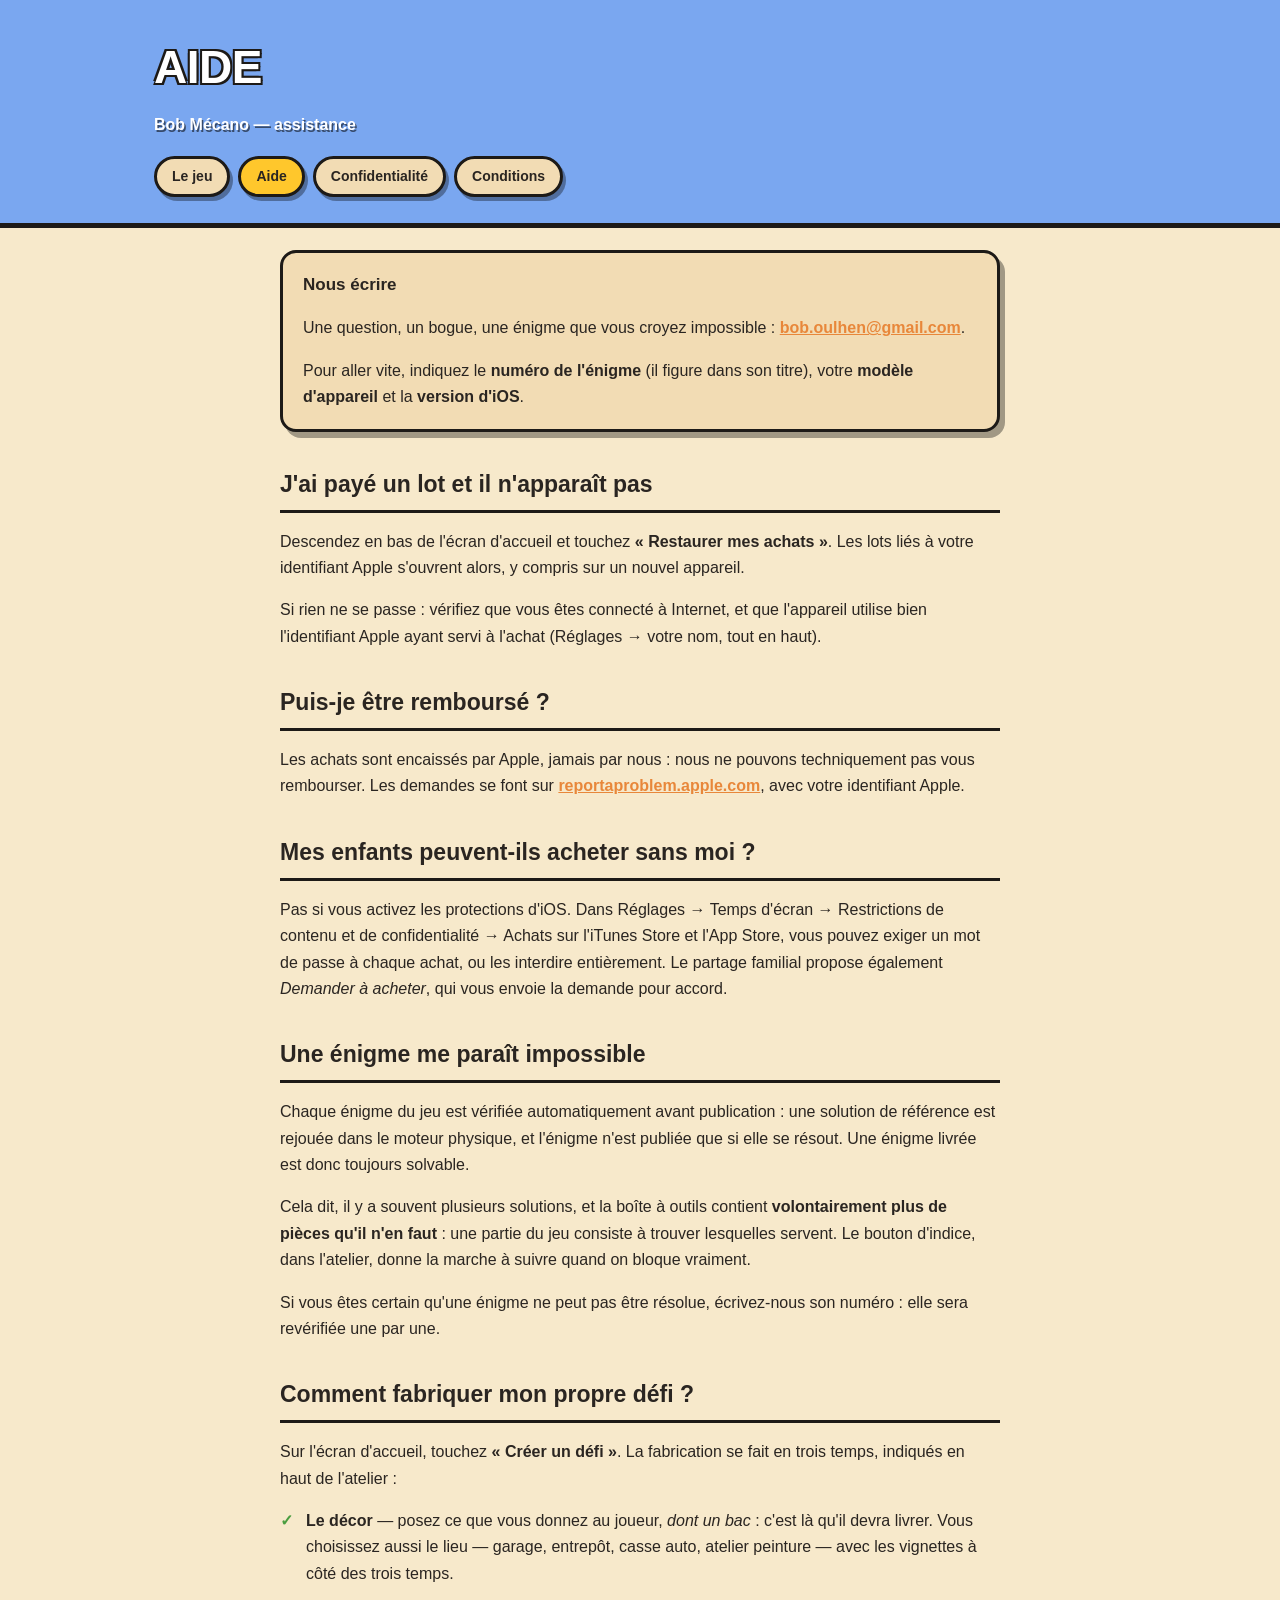
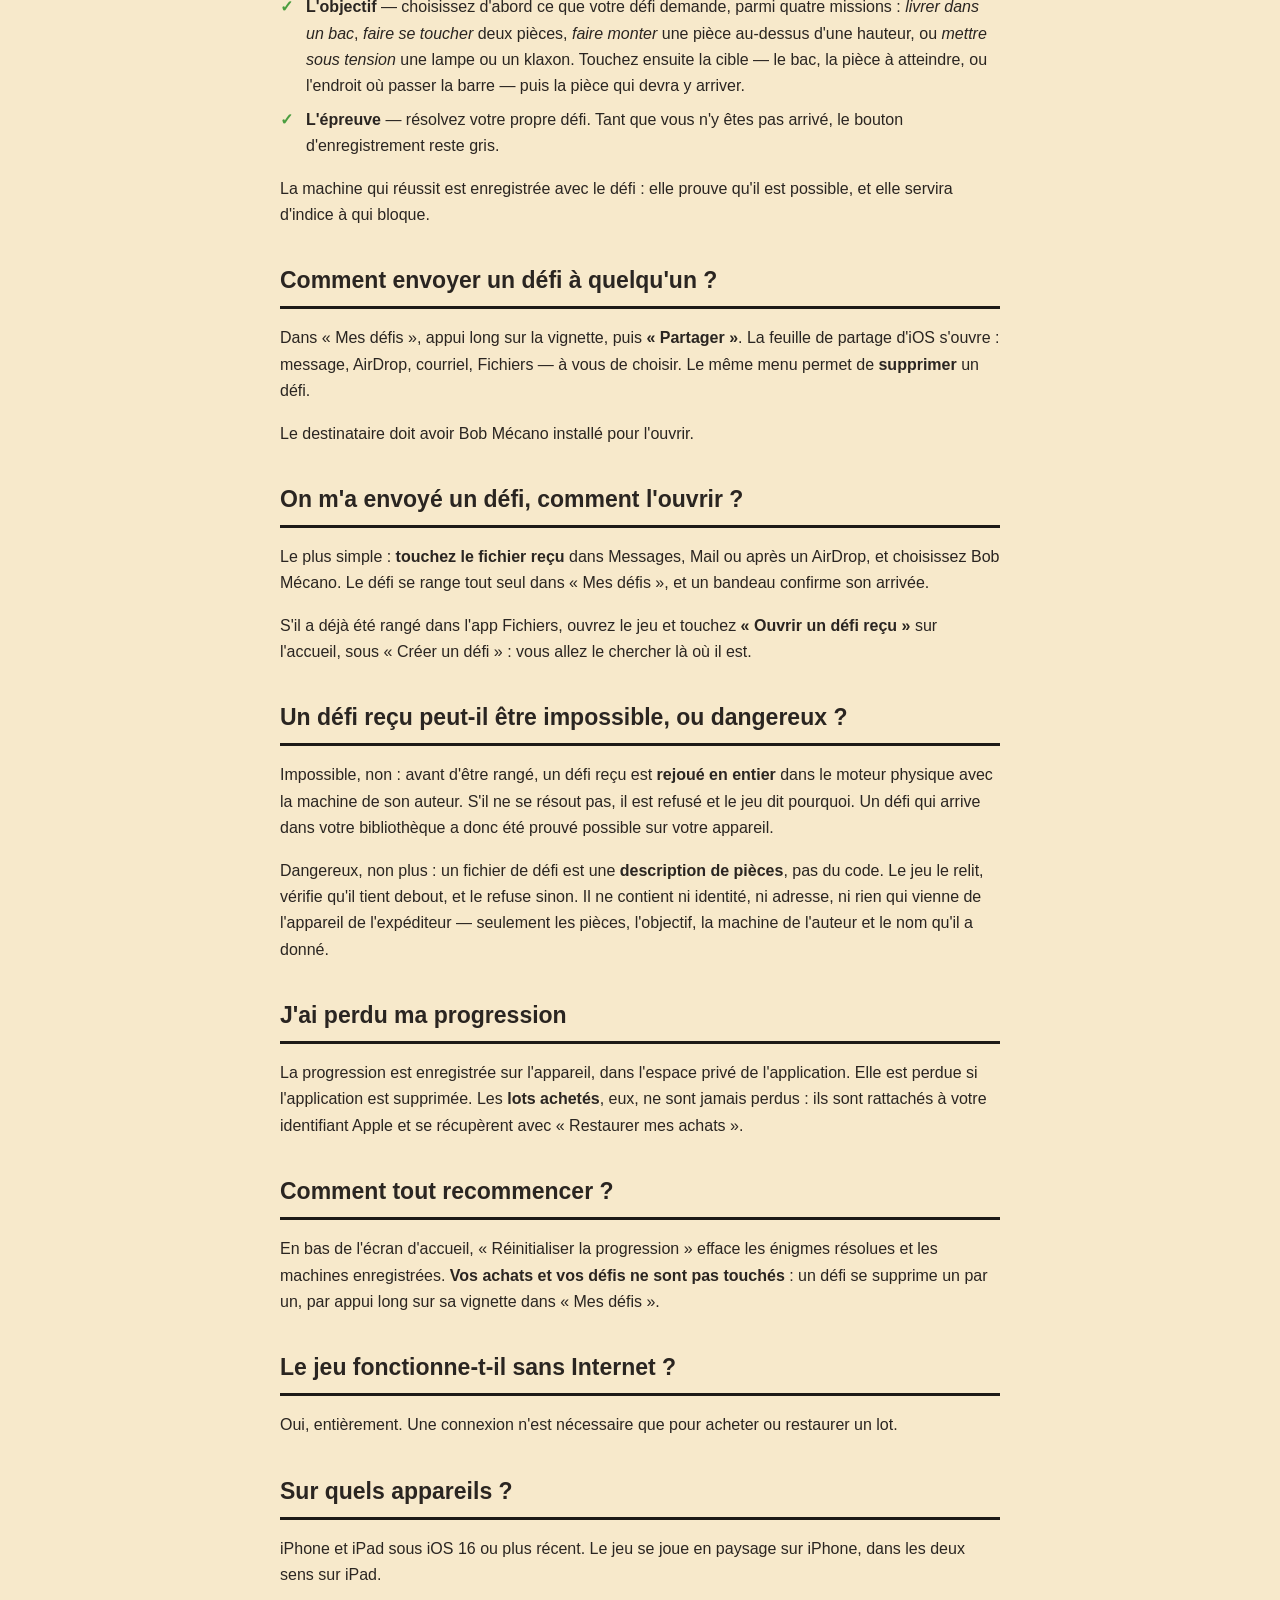
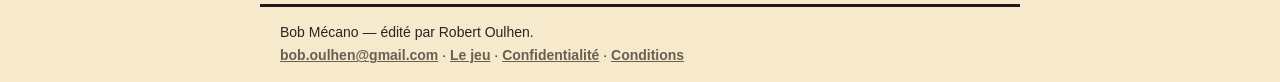
<file: support.html>
<!doctype html>
<html lang="fr">
<head>
<meta charset="utf-8">
<meta name="viewport" content="width=device-width, initial-scale=1">
<title>Aide — Bob Mécano</title>
<meta name="description" content="Aide et assistance pour Bob Mécano : achats, restauration, progression, fabriquer et partager un défi, contact.">
<link rel="stylesheet" href="style.css">
</head>
<body>
<header class="bandeau">
  <div class="dedans large">
    <h1>AIDE</h1>
    <p class="accroche">Bob Mécano — assistance</p>
    <nav>
      <a href="index.html">Le jeu</a>
      <a href="support.html" aria-current="page">Aide</a>
      <a href="confidentialite.html">Confidentialité</a>
      <a href="conditions.html">Conditions</a>
    </nav>
  </div>
</header>
<main class="dedans">
  <div class="encadre">
    <h3>Nous écrire</h3>
    <p>Une question, un bogue, une énigme que vous croyez impossible :
    <a href="mailto:bob.oulhen@gmail.com">bob.oulhen@gmail.com</a>.</p>
    <p>Pour aller vite, indiquez le <strong>numéro de l'énigme</strong> (il figure dans son
    titre), votre <strong>modèle d'appareil</strong> et la <strong>version d'iOS</strong>.</p>
  </div>

  <h2>J'ai payé un lot et il n'apparaît pas</h2>
  <p>Descendez en bas de l'écran d'accueil et touchez <strong>« Restaurer mes achats »</strong>.
  Les lots liés à votre identifiant Apple s'ouvrent alors, y compris sur un nouvel appareil.</p>
  <p>Si rien ne se passe : vérifiez que vous êtes connecté à Internet, et que l'appareil
  utilise bien l'identifiant Apple ayant servi à l'achat (Réglages → votre nom, tout en haut).</p>

  <h2>Puis-je être remboursé ?</h2>
  <p>Les achats sont encaissés par Apple, jamais par nous : nous ne pouvons techniquement pas
  vous rembourser. Les demandes se font sur
  <a href="https://reportaproblem.apple.com">reportaproblem.apple.com</a>, avec votre
  identifiant Apple.</p>

  <h2>Mes enfants peuvent-ils acheter sans moi ?</h2>
  <p>Pas si vous activez les protections d'iOS. Dans Réglages → Temps d'écran → Restrictions
  de contenu et de confidentialité → Achats sur l'iTunes Store et l'App Store, vous pouvez
  exiger un mot de passe à chaque achat, ou les interdire entièrement. Le partage familial
  propose également <em>Demander à acheter</em>, qui vous envoie la demande pour accord.</p>

  <h2>Une énigme me paraît impossible</h2>
  <p>Chaque énigme du jeu est vérifiée automatiquement avant publication : une solution de
  référence est rejouée dans le moteur physique, et l'énigme n'est publiée que si elle se
  résout. Une énigme livrée est donc toujours solvable.</p>
  <p>Cela dit, il y a souvent plusieurs solutions, et la boîte à outils contient
  <strong>volontairement plus de pièces qu'il n'en faut</strong> : une partie du jeu consiste
  à trouver lesquelles servent. Le bouton d'indice, dans l'atelier, donne la marche à suivre
  quand on bloque vraiment.</p>
  <p>Si vous êtes certain qu'une énigme ne peut pas être résolue, écrivez-nous son numéro :
  elle sera revérifiée une par une.</p>

  <h2>Comment fabriquer mon propre défi ?</h2>
  <p>Sur l'écran d'accueil, touchez <strong>« Créer un défi »</strong>. La fabrication se fait
  en trois temps, indiqués en haut de l'atelier :</p>
  <ol class="net">
    <li><strong>Le décor</strong> — posez ce que vous donnez au joueur, <em>dont un bac</em> :
    c'est là qu'il devra livrer. Vous choisissez aussi le lieu — garage, entrepôt, casse auto,
    atelier peinture — avec les vignettes à côté des trois temps.</li>
    <li><strong>L'objectif</strong> — choisissez d'abord ce que votre défi demande, parmi
    quatre missions : <em>livrer dans un bac</em>, <em>faire se toucher</em> deux pièces,
    <em>faire monter</em> une pièce au-dessus d'une hauteur, ou <em>mettre sous tension</em>
    une lampe ou un klaxon. Touchez ensuite la cible — le bac, la pièce à atteindre, ou
    l'endroit où passer la barre — puis la pièce qui devra y arriver.</li>
    <li><strong>L'épreuve</strong> — résolvez votre propre défi. Tant que vous n'y êtes pas
    arrivé, le bouton d'enregistrement reste gris.</li>
  </ol>
  <p>La machine qui réussit est enregistrée avec le défi : elle prouve qu'il est possible, et
  elle servira d'indice à qui bloque.</p>

  <h2>Comment envoyer un défi à quelqu'un ?</h2>
  <p>Dans « Mes défis », appui long sur la vignette, puis <strong>« Partager »</strong>. La
  feuille de partage d'iOS s'ouvre : message, AirDrop, courriel, Fichiers — à vous de choisir.
  Le même menu permet de <strong>supprimer</strong> un défi.</p>
  <p>Le destinataire doit avoir Bob Mécano installé pour l'ouvrir.</p>

  <h2>On m'a envoyé un défi, comment l'ouvrir ?</h2>
  <p>Le plus simple : <strong>touchez le fichier reçu</strong> dans Messages, Mail ou après un
  AirDrop, et choisissez Bob Mécano. Le défi se range tout seul dans « Mes défis », et un
  bandeau confirme son arrivée.</p>
  <p>S'il a déjà été rangé dans l'app Fichiers, ouvrez le jeu et touchez
  <strong>« Ouvrir un défi reçu »</strong> sur l'accueil, sous « Créer un défi » : vous allez
  le chercher là où il est.</p>

  <h2>Un défi reçu peut-il être impossible, ou dangereux ?</h2>
  <p>Impossible, non : avant d'être rangé, un défi reçu est <strong>rejoué en entier</strong>
  dans le moteur physique avec la machine de son auteur. S'il ne se résout pas, il est refusé
  et le jeu dit pourquoi. Un défi qui arrive dans votre bibliothèque a donc été prouvé
  possible sur votre appareil.</p>
  <p>Dangereux, non plus : un fichier de défi est une <strong>description de pièces</strong>,
  pas du code. Le jeu le relit, vérifie qu'il tient debout, et le refuse sinon. Il ne contient
  ni identité, ni adresse, ni rien qui vienne de l'appareil de l'expéditeur — seulement les
  pièces, l'objectif, la machine de l'auteur et le nom qu'il a donné.</p>

  <h2>J'ai perdu ma progression</h2>
  <p>La progression est enregistrée sur l'appareil, dans l'espace privé de l'application. Elle
  est perdue si l'application est supprimée. Les <strong>lots achetés</strong>, eux, ne sont
  jamais perdus : ils sont rattachés à votre identifiant Apple et se récupèrent avec
  « Restaurer mes achats ».</p>

  <h2>Comment tout recommencer ?</h2>
  <p>En bas de l'écran d'accueil, « Réinitialiser la progression » efface les énigmes résolues
  et les machines enregistrées. <strong>Vos achats et vos défis ne sont pas touchés</strong> :
  un défi se supprime un par un, par appui long sur sa vignette dans « Mes défis ».</p>

  <h2>Le jeu fonctionne-t-il sans Internet ?</h2>
  <p>Oui, entièrement. Une connexion n'est nécessaire que pour acheter ou restaurer un lot.</p>

  <h2>Sur quels appareils ?</h2>
  <p>iPhone et iPad sous iOS 16 ou plus récent. Le jeu se joue en paysage sur iPhone, dans les
  deux sens sur iPad.</p>
</main>
<footer class="dedans">
  <p>Bob Mécano — édité par Robert Oulhen.<br>
  <a href="mailto:bob.oulhen@gmail.com">bob.oulhen@gmail.com</a> ·
  <a href="index.html">Le jeu</a> ·
  <a href="confidentialite.html">Confidentialité</a> ·
  <a href="conditions.html">Conditions</a></p>
</footer>
</body>
</html>
</file>
<file: style.css>
/* Bob Mécano — la même case de BD que dans le jeu : trait d'encre épais,
   aplats chauds, ombre portée franche. */
:root {
  --encre: #1d1a17;
  --papier: #f7e9cb;
  --carte: #f2dcb4;
  --texte: #2a2521;
  --second: #6b5f52;
  --accent: #e8873a;
  --jaune: #ffc72c;
  --ciel: #7aa7f0;
}
@media (prefers-color-scheme: dark) {
  :root:not([data-theme="light"]) {
    --encre: #0d0c0b;
    --papier: #211d19;
    --carte: #2e2823;
    --texte: #f0e6d6;
    --second: #b3a695;
    --ciel: #35507e;
  }
}
* { box-sizing: border-box; }
body {
  margin: 0;
  background: var(--papier);
  color: var(--texte);
  font: 16px/1.65 -apple-system, BlinkMacSystemFont, "Segoe UI", Roboto, sans-serif;
  -webkit-text-size-adjust: 100%;
}
.bandeau {
  background: var(--ciel);
  border-bottom: 5px solid var(--encre);
  padding: 30px 20px 26px;
}
.dedans { max-width: 760px; margin: 0 auto; padding: 0 20px; }
.bandeau .dedans { padding: 0 4px; }
h1 {
  margin: 0 0 6px;
  font-size: clamp(30px, 7vw, 46px);
  font-weight: 900;
  letter-spacing: -0.5px;
  color: #fff;
  text-shadow: 2px 2px 0 var(--encre), -2px 2px 0 var(--encre),
               2px -2px 0 var(--encre), -2px -2px 0 var(--encre);
}
.accroche { margin: 0; color: #fff; font-weight: 600; text-shadow: 1.5px 1.5px 0 rgba(0,0,0,.55); }
nav { margin-top: 18px; display: flex; flex-wrap: wrap; gap: 8px; }
nav a {
  display: inline-block;
  background: var(--carte);
  color: var(--texte);
  border: 3px solid var(--encre);
  border-radius: 999px;
  padding: 6px 15px;
  font-size: 14px;
  font-weight: 700;
  text-decoration: none;
  box-shadow: 3px 4px 0 rgba(0,0,0,.35);
}
nav a[aria-current="page"] { background: var(--jaune); }
main { padding: 34px 0 10px; }
h2 {
  margin: 34px 0 10px;
  font-size: 23px;
  font-weight: 800;
  border-bottom: 3px solid var(--encre);
  padding-bottom: 6px;
}
h3 { margin: 24px 0 6px; font-size: 17px; font-weight: 800; }
p, li { color: var(--texte); }
a { color: var(--accent); font-weight: 600; }
.encadre {
  background: var(--carte);
  border: 3.5px solid var(--encre);
  border-radius: 16px;
  padding: 18px 20px;
  margin: 22px 0;
  box-shadow: 5px 6px 0 rgba(0,0,0,.35);
}
.encadre h3:first-child, .encadre p:first-child { margin-top: 0; }
.encadre p:last-child, .encadre ul:last-child { margin-bottom: 0; }
.net { list-style: none; padding: 0; }
.net li { padding-left: 26px; position: relative; margin-bottom: 7px; }
.net li::before {
  content: "✓";
  position: absolute; left: 0; top: 0;
  font-weight: 900; color: #4a9d3f;
}
.date { color: var(--second); font-size: 14px; }
footer {
  margin-top: 46px;
  border-top: 3px solid var(--encre);
  padding: 20px 0 40px;
  color: var(--second);
  font-size: 14px;
}
footer a { color: var(--second); }
table { width: 100%; border-collapse: collapse; margin: 14px 0; }
th, td { border: 2px solid var(--encre); padding: 8px 10px; text-align: left; font-size: 15px; }
th { background: var(--carte); font-weight: 800; }

/* ── Images de présentation ───────────────────────────────────────────── */
figure {
  margin: 26px 0;
}
figure img {
  display: block;
  width: 100%;
  height: auto;
  border: 3.5px solid var(--encre);
  border-radius: 14px;
  box-shadow: 6px 7px 0 rgba(0,0,0,.35);
  background: var(--carte);
}
figcaption {
  margin-top: 10px;
  color: var(--second);
  font-size: 13.5px;
  line-height: 1.5;
}
.vitrine {
  display: grid;
  grid-template-columns: repeat(auto-fit, minmax(280px, 1fr));
  gap: 22px;
  margin: 26px 0;
}
.vitrine figure { margin: 0; }
.large { max-width: 980px; }
.large .dedans { max-width: 980px; }
.chiffres {
  display: grid;
  grid-template-columns: repeat(auto-fit, minmax(130px, 1fr));
  gap: 14px;
  margin: 24px 0;
  list-style: none;
  padding: 0;
}
.chiffres li {
  background: var(--carte);
  border: 3px solid var(--encre);
  border-radius: 14px;
  padding: 14px 16px;
  box-shadow: 4px 5px 0 rgba(0,0,0,.3);
}
.chiffres b {
  display: block;
  font-size: 27px;
  font-weight: 900;
  line-height: 1.1;
  letter-spacing: -0.5px;
}
.chiffres span { font-size: 13px; color: var(--second); }
</file>
